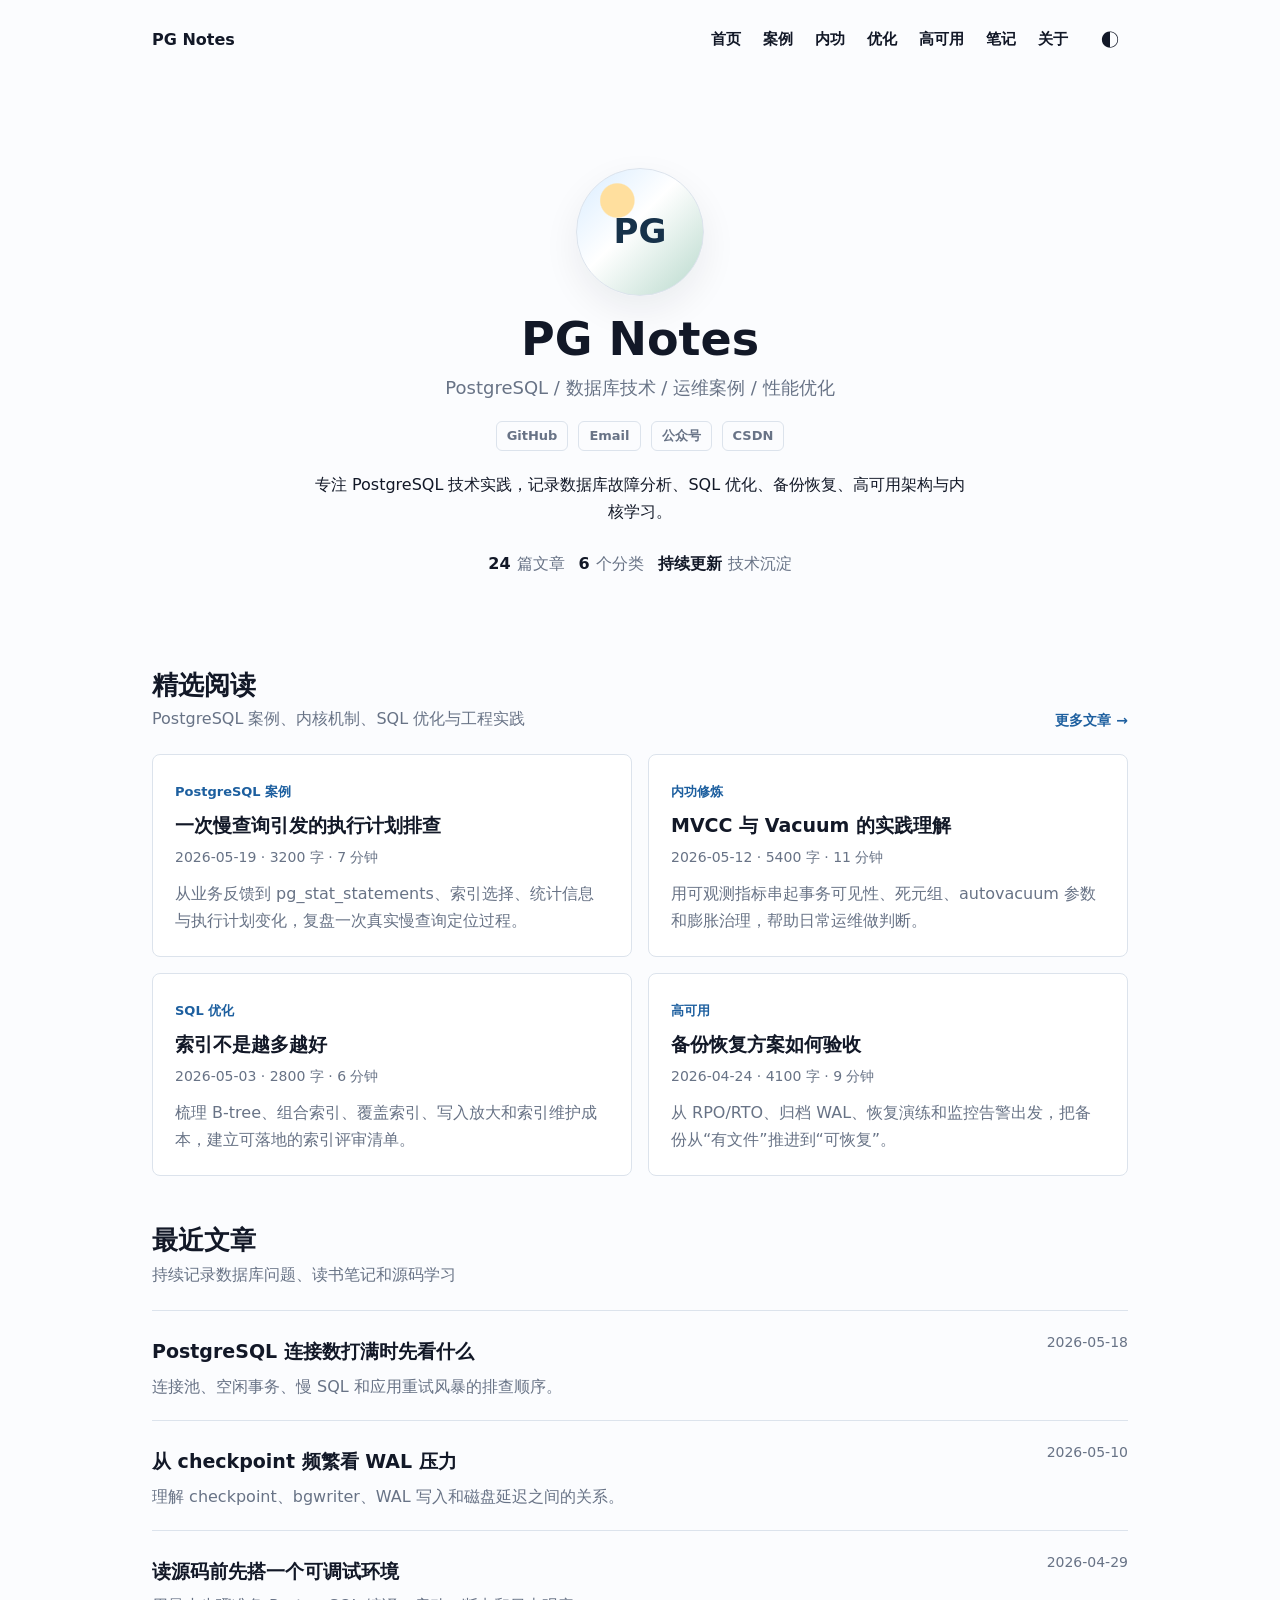
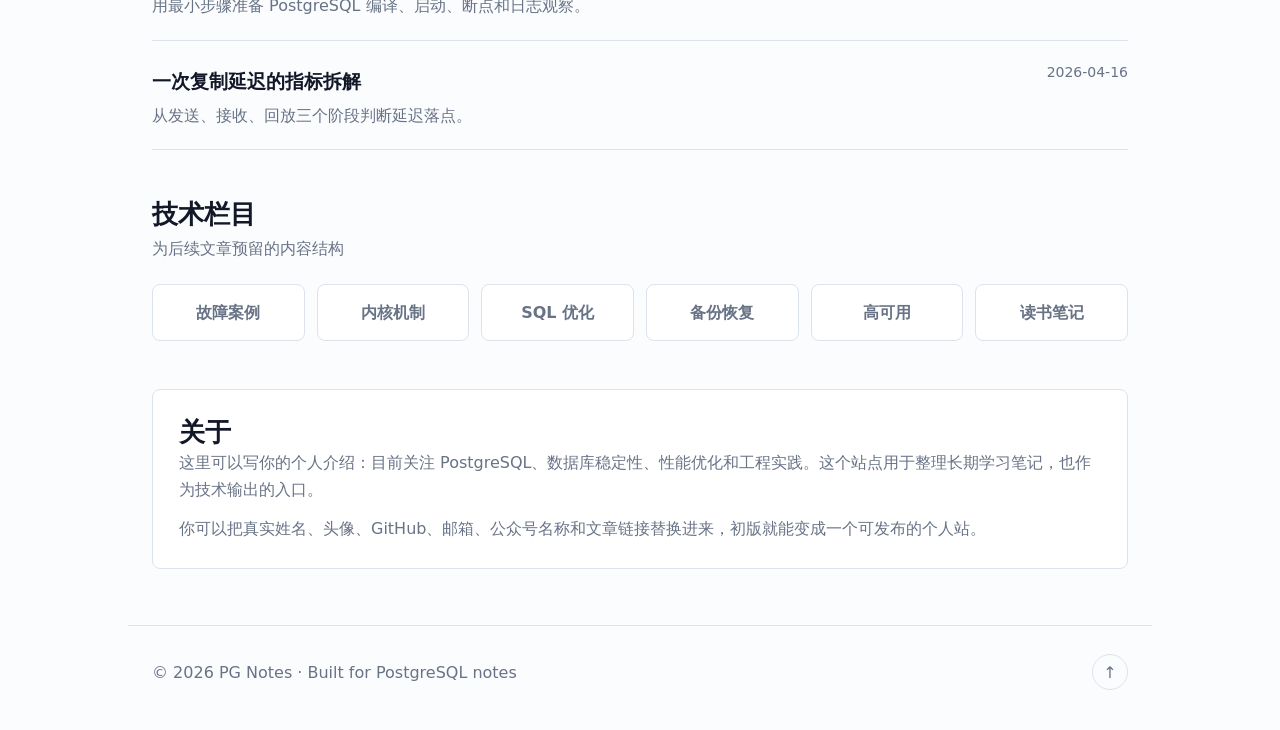
<file: legacy-static/index.html>
<!doctype html>
<html lang="zh-CN">
  <head>
    <meta charset="UTF-8" />
    <meta name="viewport" content="width=device-width, initial-scale=1.0" />
    <meta
      name="description"
      content="PostgreSQL 数据库技术博客，记录运维案例、内核学习、SQL 优化与高可用实践。"
    />
    <title>PG Notes | PostgreSQL 技术博客</title>
    <link rel="stylesheet" href="./styles.css" />
  </head>
  <body>
    <a class="skip-link" href="#main">跳过导航</a>
    <header class="site-header">
      <a class="brand" href="#home" aria-label="PG Notes 首页">PG Notes</a>
      <nav class="nav-links" aria-label="主导航">
        <a href="#home">首页</a>
        <a href="#cases">案例</a>
        <a href="#internals">内功</a>
        <a href="#optimization">优化</a>
        <a href="#ha">高可用</a>
        <a href="#notes">笔记</a>
        <a href="#about">关于</a>
      </nav>
      <button class="theme-toggle" type="button" aria-label="切换深色模式" title="切换深色模式">
        <span aria-hidden="true">◐</span>
      </button>
    </header>

    <main id="main">
      <section id="home" class="profile-section" aria-labelledby="profile-title">
        <div class="avatar" aria-hidden="true">
          <span>PG</span>
        </div>
        <h1 id="profile-title">PG Notes</h1>
        <p class="subtitle">PostgreSQL / 数据库技术 / 运维案例 / 性能优化</p>
        <div class="social-links" aria-label="社交链接">
          <a href="https://github.com/" target="_blank" rel="noreferrer" title="GitHub">GitHub</a>
          <a href="mailto:hello@example.com" title="Email">Email</a>
          <a href="#" title="公众号">公众号</a>
          <a href="#" title="CSDN">CSDN</a>
        </div>
        <p class="intro">
          专注 PostgreSQL 技术实践，记录数据库故障分析、SQL 优化、备份恢复、高可用架构与内核学习。
        </p>
        <dl class="stats" aria-label="站点数据">
          <div>
            <dt>24</dt>
            <dd>篇文章</dd>
          </div>
          <div>
            <dt>6</dt>
            <dd>个分类</dd>
          </div>
          <div>
            <dt>持续更新</dt>
            <dd>技术沉淀</dd>
          </div>
        </dl>
      </section>

      <section class="section featured-section" aria-labelledby="featured-title">
        <div class="section-heading">
          <div>
            <h2 id="featured-title">精选阅读</h2>
            <p>PostgreSQL 案例、内核机制、SQL 优化与工程实践</p>
          </div>
          <a class="text-link" href="#notes">更多文章 →</a>
        </div>

        <div class="featured-grid">
          <article class="post-card">
            <a class="category" id="cases" href="#cases">PostgreSQL 案例</a>
            <h3><a href="#">一次慢查询引发的执行计划排查</a></h3>
            <p class="meta">2026-05-19 · 3200 字 · 7 分钟</p>
            <p>
              从业务反馈到 pg_stat_statements、索引选择、统计信息与执行计划变化，复盘一次真实慢查询定位过程。
            </p>
          </article>
          <article class="post-card">
            <a class="category" id="internals" href="#internals">内功修炼</a>
            <h3><a href="#">MVCC 与 Vacuum 的实践理解</a></h3>
            <p class="meta">2026-05-12 · 5400 字 · 11 分钟</p>
            <p>
              用可观测指标串起事务可见性、死元组、autovacuum 参数和膨胀治理，帮助日常运维做判断。
            </p>
          </article>
          <article class="post-card">
            <a class="category" id="optimization" href="#optimization">SQL 优化</a>
            <h3><a href="#">索引不是越多越好</a></h3>
            <p class="meta">2026-05-03 · 2800 字 · 6 分钟</p>
            <p>
              梳理 B-tree、组合索引、覆盖索引、写入放大和索引维护成本，建立可落地的索引评审清单。
            </p>
          </article>
          <article class="post-card">
            <a class="category" id="ha" href="#ha">高可用</a>
            <h3><a href="#">备份恢复方案如何验收</a></h3>
            <p class="meta">2026-04-24 · 4100 字 · 9 分钟</p>
            <p>
              从 RPO/RTO、归档 WAL、恢复演练和监控告警出发，把备份从“有文件”推进到“可恢复”。
            </p>
          </article>
        </div>
      </section>

      <section id="notes" class="section posts-section" aria-labelledby="recent-title">
        <div class="section-heading">
          <div>
            <h2 id="recent-title">最近文章</h2>
            <p>持续记录数据库问题、读书笔记和源码学习</p>
          </div>
        </div>
        <div class="post-list">
          <article class="post-row">
            <div>
              <h3><a href="#">PostgreSQL 连接数打满时先看什么</a></h3>
              <p>连接池、空闲事务、慢 SQL 和应用重试风暴的排查顺序。</p>
            </div>
            <time datetime="2026-05-18">2026-05-18</time>
          </article>
          <article class="post-row">
            <div>
              <h3><a href="#">从 checkpoint 频繁看 WAL 压力</a></h3>
              <p>理解 checkpoint、bgwriter、WAL 写入和磁盘延迟之间的关系。</p>
            </div>
            <time datetime="2026-05-10">2026-05-10</time>
          </article>
          <article class="post-row">
            <div>
              <h3><a href="#">读源码前先搭一个可调试环境</a></h3>
              <p>用最小步骤准备 PostgreSQL 编译、启动、断点和日志观察。</p>
            </div>
            <time datetime="2026-04-29">2026-04-29</time>
          </article>
          <article class="post-row">
            <div>
              <h3><a href="#">一次复制延迟的指标拆解</a></h3>
              <p>从发送、接收、回放三个阶段判断延迟落点。</p>
            </div>
            <time datetime="2026-04-16">2026-04-16</time>
          </article>
        </div>
      </section>

      <section class="section topics-section" aria-labelledby="topics-title">
        <div class="section-heading">
          <div>
            <h2 id="topics-title">技术栏目</h2>
            <p>为后续文章预留的内容结构</p>
          </div>
        </div>
        <div class="topic-grid">
          <a href="#cases">故障案例</a>
          <a href="#internals">内核机制</a>
          <a href="#optimization">SQL 优化</a>
          <a href="#ha">备份恢复</a>
          <a href="#ha">高可用</a>
          <a href="#notes">读书笔记</a>
        </div>
      </section>

      <section id="about" class="section about-section" aria-labelledby="about-title">
        <h2 id="about-title">关于</h2>
        <p>
          这里可以写你的个人介绍：目前关注 PostgreSQL、数据库稳定性、性能优化和工程实践。这个站点用于整理长期学习笔记，也作为技术输出的入口。
        </p>
        <p>
          你可以把真实姓名、头像、GitHub、邮箱、公众号名称和文章链接替换进来，初版就能变成一个可发布的个人站。
        </p>
      </section>
    </main>

    <footer class="site-footer">
      <p>© 2026 PG Notes · Built for PostgreSQL notes</p>
      <a href="#home" aria-label="返回顶部">↑</a>
    </footer>

    <script src="./script.js"></script>
  </body>
</html>
</file>
<file: legacy-static/styles.css>
:root {
  color-scheme: light;
  --bg: #fbfcfe;
  --surface: #ffffff;
  --text: #121827;
  --muted: #687386;
  --soft: #eef2f7;
  --border: #dce3ec;
  --accent: #1d5f9f;
  --accent-soft: #e7f1fb;
  --shadow: 0 14px 36px rgba(18, 24, 39, 0.07);
  font-family:
    Inter, ui-sans-serif, system-ui, -apple-system, BlinkMacSystemFont, "Segoe UI",
    "PingFang SC", "Microsoft YaHei", sans-serif;
}

:root[data-theme="dark"] {
  color-scheme: dark;
  --bg: #101419;
  --surface: #171d24;
  --text: #edf2f8;
  --muted: #9aa7b7;
  --soft: #222b35;
  --border: #303b48;
  --accent: #7db7ef;
  --accent-soft: #172b3d;
  --shadow: 0 14px 36px rgba(0, 0, 0, 0.24);
}

* {
  box-sizing: border-box;
}

html {
  scroll-behavior: smooth;
}

body {
  margin: 0;
  background: var(--bg);
  color: var(--text);
  font-size: 16px;
  line-height: 1.7;
  letter-spacing: 0;
}

a {
  color: inherit;
  text-decoration: none;
}

a:hover {
  color: var(--accent);
}

.skip-link {
  left: 16px;
  position: fixed;
  top: -48px;
  z-index: 30;
  border-radius: 6px;
  background: var(--text);
  color: var(--bg);
  padding: 8px 12px;
}

.skip-link:focus {
  top: 16px;
}

.site-header {
  align-items: center;
  display: flex;
  gap: 24px;
  justify-content: space-between;
  margin: 0 auto;
  max-width: 1024px;
  padding: 22px 24px;
}

.brand {
  font-weight: 800;
  letter-spacing: 0;
}

.nav-links {
  align-items: center;
  display: flex;
  flex: 1;
  gap: 22px;
  justify-content: flex-end;
  font-size: 15px;
  font-weight: 700;
}

.theme-toggle {
  align-items: center;
  aspect-ratio: 1;
  background: transparent;
  border: 1px solid transparent;
  border-radius: 50%;
  color: var(--text);
  cursor: pointer;
  display: inline-flex;
  font-size: 18px;
  justify-content: center;
  width: 36px;
}

.theme-toggle:hover,
.theme-toggle:focus-visible {
  background: var(--soft);
  border-color: var(--border);
}

main {
  margin: 0 auto;
  max-width: 1024px;
  padding: 0 24px 56px;
}

.profile-section {
  align-items: center;
  display: flex;
  flex-direction: column;
  min-height: 470px;
  padding: 88px 0 44px;
  text-align: center;
}

.avatar {
  align-items: center;
  background:
    radial-gradient(circle at 32% 25%, #ffdf9e 0 13%, transparent 14%),
    linear-gradient(135deg, #d8ecff, #ffffff 44%, #b8d9cc);
  border: 1px solid var(--border);
  border-radius: 50%;
  box-shadow: var(--shadow);
  color: #17324a;
  display: flex;
  font-size: 34px;
  font-weight: 900;
  height: 128px;
  justify-content: center;
  margin-bottom: 18px;
  width: 128px;
}

.profile-section h1 {
  font-size: clamp(32px, 6vw, 46px);
  line-height: 1.1;
  margin: 0;
}

.subtitle {
  color: var(--muted);
  font-size: 18px;
  margin: 8px 0 14px;
}

.social-links {
  display: flex;
  flex-wrap: wrap;
  gap: 10px;
  justify-content: center;
  margin: 4px 0 20px;
}

.social-links a {
  align-items: center;
  border: 1px solid var(--border);
  border-radius: 6px;
  color: var(--muted);
  display: inline-flex;
  font-size: 13px;
  font-weight: 700;
  height: 30px;
  padding: 0 10px;
}

.social-links a:hover {
  background: var(--accent-soft);
  border-color: var(--accent);
  color: var(--accent);
}

.intro {
  margin: 0 auto;
  max-width: 660px;
}

.stats {
  align-items: center;
  color: var(--muted);
  display: flex;
  flex-wrap: wrap;
  gap: 14px;
  justify-content: center;
  margin: 24px 0 0;
}

.stats div {
  align-items: baseline;
  display: flex;
  gap: 6px;
}

.stats dt {
  color: var(--text);
  font-weight: 800;
}

.stats dd {
  margin: 0;
}

.section {
  margin-top: 48px;
}

.section-heading {
  align-items: end;
  display: flex;
  gap: 16px;
  justify-content: space-between;
  margin-bottom: 22px;
}

.section-heading h2,
.about-section h2 {
  font-size: 26px;
  line-height: 1.25;
  margin: 0;
}

.section-heading p {
  color: var(--muted);
  margin: 4px 0 0;
}

.text-link {
  color: var(--accent);
  flex: 0 0 auto;
  font-size: 14px;
  font-weight: 800;
}

.featured-grid {
  display: grid;
  gap: 16px;
  grid-template-columns: repeat(2, minmax(0, 1fr));
}

.post-card {
  background: var(--surface);
  border: 1px solid var(--border);
  border-radius: 8px;
  padding: 22px;
}

.post-card:hover {
  border-color: var(--accent);
  box-shadow: var(--shadow);
}

.category {
  color: var(--accent);
  font-size: 13px;
  font-weight: 800;
}

.post-card h3,
.post-row h3 {
  font-size: 19px;
  line-height: 1.35;
  margin: 8px 0;
}

.post-card p,
.post-row p,
.about-section p {
  color: var(--muted);
  margin: 0;
}

.meta {
  font-size: 14px;
  margin-bottom: 10px !important;
}

.post-list {
  border-top: 1px solid var(--border);
}

.post-row {
  align-items: start;
  border-bottom: 1px solid var(--border);
  display: grid;
  gap: 20px;
  grid-template-columns: 1fr auto;
  padding: 20px 0;
}

.post-row time {
  color: var(--muted);
  font-size: 14px;
  white-space: nowrap;
}

.topic-grid {
  display: grid;
  gap: 12px;
  grid-template-columns: repeat(6, minmax(0, 1fr));
}

.topic-grid a {
  background: var(--surface);
  border: 1px solid var(--border);
  border-radius: 8px;
  color: var(--muted);
  font-weight: 800;
  min-height: 54px;
  padding: 14px 12px;
  text-align: center;
}

.topic-grid a:hover {
  background: var(--accent-soft);
  border-color: var(--accent);
  color: var(--accent);
}

.about-section {
  background: var(--surface);
  border: 1px solid var(--border);
  border-radius: 8px;
  padding: 26px;
}

.about-section p + p {
  margin-top: 12px;
}

.site-footer {
  align-items: center;
  border-top: 1px solid var(--border);
  color: var(--muted);
  display: flex;
  justify-content: space-between;
  margin: 0 auto;
  max-width: 1024px;
  padding: 28px 24px 40px;
}

.site-footer p {
  margin: 0;
}

.site-footer a {
  align-items: center;
  aspect-ratio: 1;
  border: 1px solid var(--border);
  border-radius: 50%;
  display: inline-flex;
  justify-content: center;
  width: 36px;
}

@media (max-width: 820px) {
  .site-header {
    align-items: center;
    flex-wrap: wrap;
  }

  .brand {
    order: 1;
  }

  .theme-toggle {
    order: 2;
  }

  .nav-links {
    flex-basis: 100%;
    justify-content: flex-start;
    order: 3;
    overflow-x: auto;
    padding-bottom: 6px;
  }

  .profile-section {
    min-height: auto;
    padding-top: 54px;
  }

  .featured-grid {
    grid-template-columns: 1fr;
  }

  .topic-grid {
    grid-template-columns: repeat(3, minmax(0, 1fr));
  }
}

@media (max-width: 560px) {
  .site-header,
  main,
  .site-footer {
    padding-left: 18px;
    padding-right: 18px;
  }

  .nav-links {
    gap: 16px;
    font-size: 14px;
  }

  .avatar {
    height: 108px;
    width: 108px;
  }

  .subtitle {
    font-size: 16px;
  }

  .section-heading {
    align-items: flex-start;
    flex-direction: column;
  }

  .post-row {
    grid-template-columns: 1fr;
  }

  .topic-grid {
    grid-template-columns: repeat(2, minmax(0, 1fr));
  }

  .site-footer {
    gap: 18px;
  }
}
</file>
